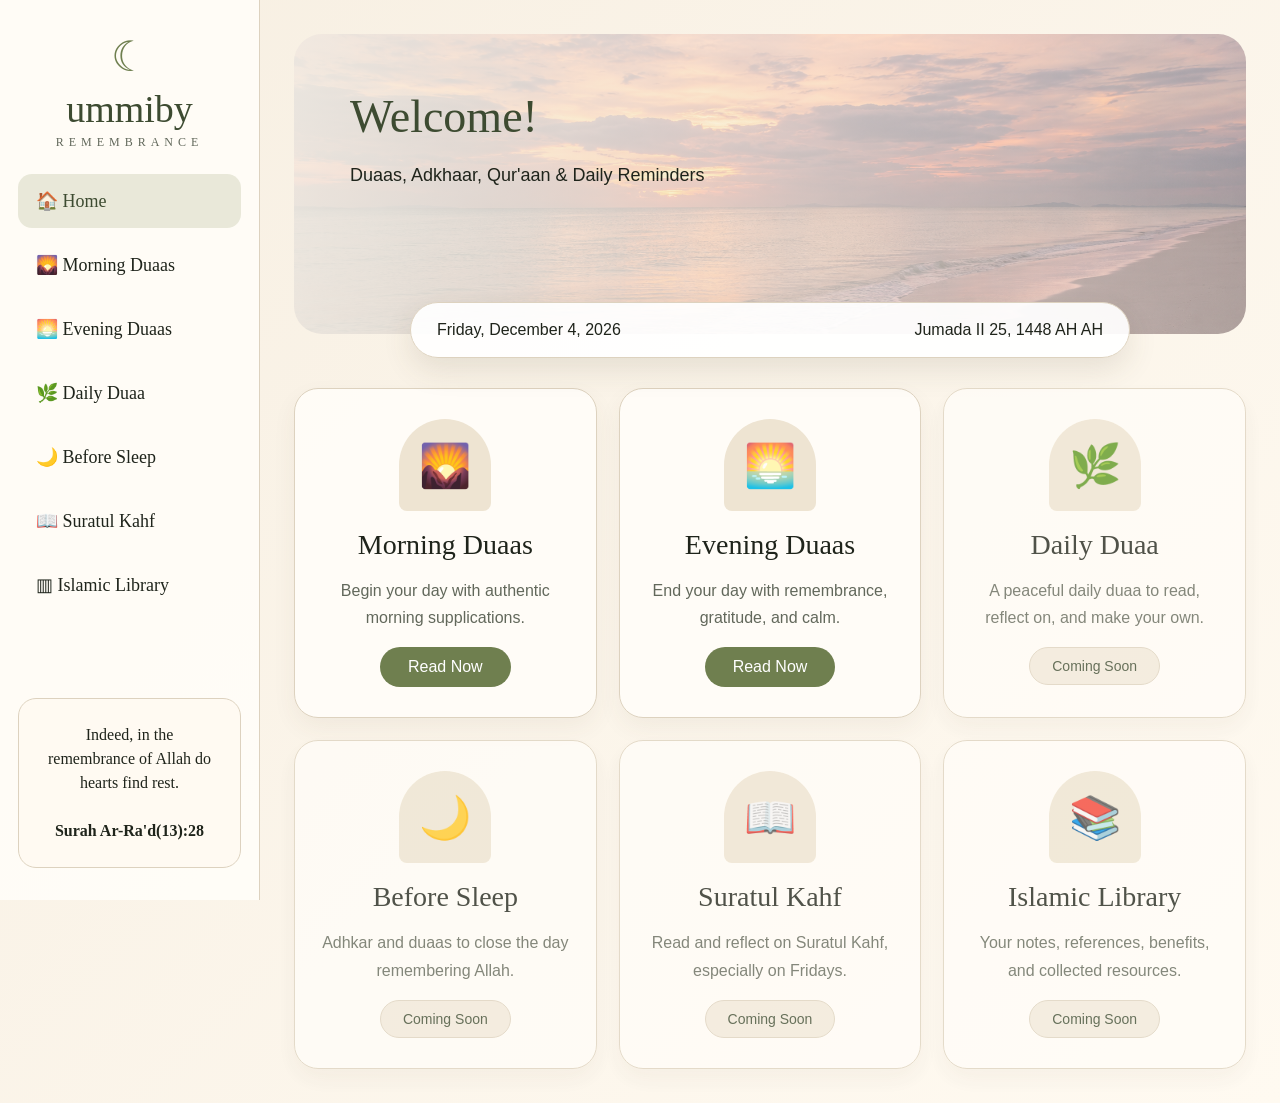
<file: index.html>
<!DOCTYPE html>
<html lang="en">
<head>
  <meta charset="UTF-8" />
  <meta name="viewport" content="width=device-width, initial-scale=1.0" />
  <title>Ummiby Sanctuary</title>
  <link rel="stylesheet" href="main.css" />
</head>

<body>
<div class="app">
  <div id="sidebar"></div>

  <main class="main">
    <section class="hero">
      <h2>Welcome!</h2>
      <p>Duaas, Adkhaar, Qur'aan & Daily Reminders</p>
    </section>

    <div class="date-pill">
      <span id="todayDate"></span>
      <span id="hijriDate"></span>
    </div>

    <section class="grid">

      <div class="card">
        <div class="icon">🌄</div>
        <h3>Morning Duaas</h3>
        <p>Begin your day with authentic morning supplications.</p>
      <a class="btn" href="morning/">Read Now</a>
      </div>

      <div class="card">
        <div class="icon">🌅</div>
        <h3>Evening Duaas</h3>
        <p>End your day with remembrance, gratitude, and calm.</p>
        <a class="btn" href="evening/">Read Now</a>
      </div>

      <div class="card coming-soon">
        <div class="icon">🌿</div>
        <h3>Daily Duaa</h3>
        <p>A peaceful daily duaa to read, reflect on, and make your own.</p>
        <span class="soon-pill">Coming Soon</span>
      </div>

      <div class="card coming-soon">
        <div class="icon">🌙</div>
        <h3>Before Sleep</h3>
        <p>Adhkar and duaas to close the day remembering Allah.</p>
        <span class="soon-pill">Coming Soon</span>
      </div>

      <div class="card coming-soon">
        <div class="icon">📖</div>
        <h3>Suratul Kahf</h3>
        <p>Read and reflect on Suratul Kahf, especially on Fridays.</p>
        <span class="soon-pill">Coming Soon</span>
      </div>

      <div class="card coming-soon">
        <div class="icon">📚</div>
        <h3>Islamic Library</h3>
        <p>Your notes, references, benefits, and collected resources.</p>
        <span class="soon-pill">Coming Soon</span>
      </div>

    </section>
  </main>
</div>
<script src="sidebar.js"></script>
<script>
const dateOptions = {
  weekday: "long",
  year: "numeric",
  month: "long",
  day: "numeric"
};

document.getElementById("todayDate").textContent =
  new Date().toLocaleDateString("en-US", dateOptions);

try {
  document.getElementById("hijriDate").textContent =
    new Intl.DateTimeFormat("en-TN-u-ca-islamic", {
      day: "numeric",
      month: "long",
      year: "numeric"
    }).format(new Date()) + " AH";
} catch {
  document.getElementById("hijriDate").textContent = "Hijri date unavailable";
}
</script>
</body>
</html>
</file>
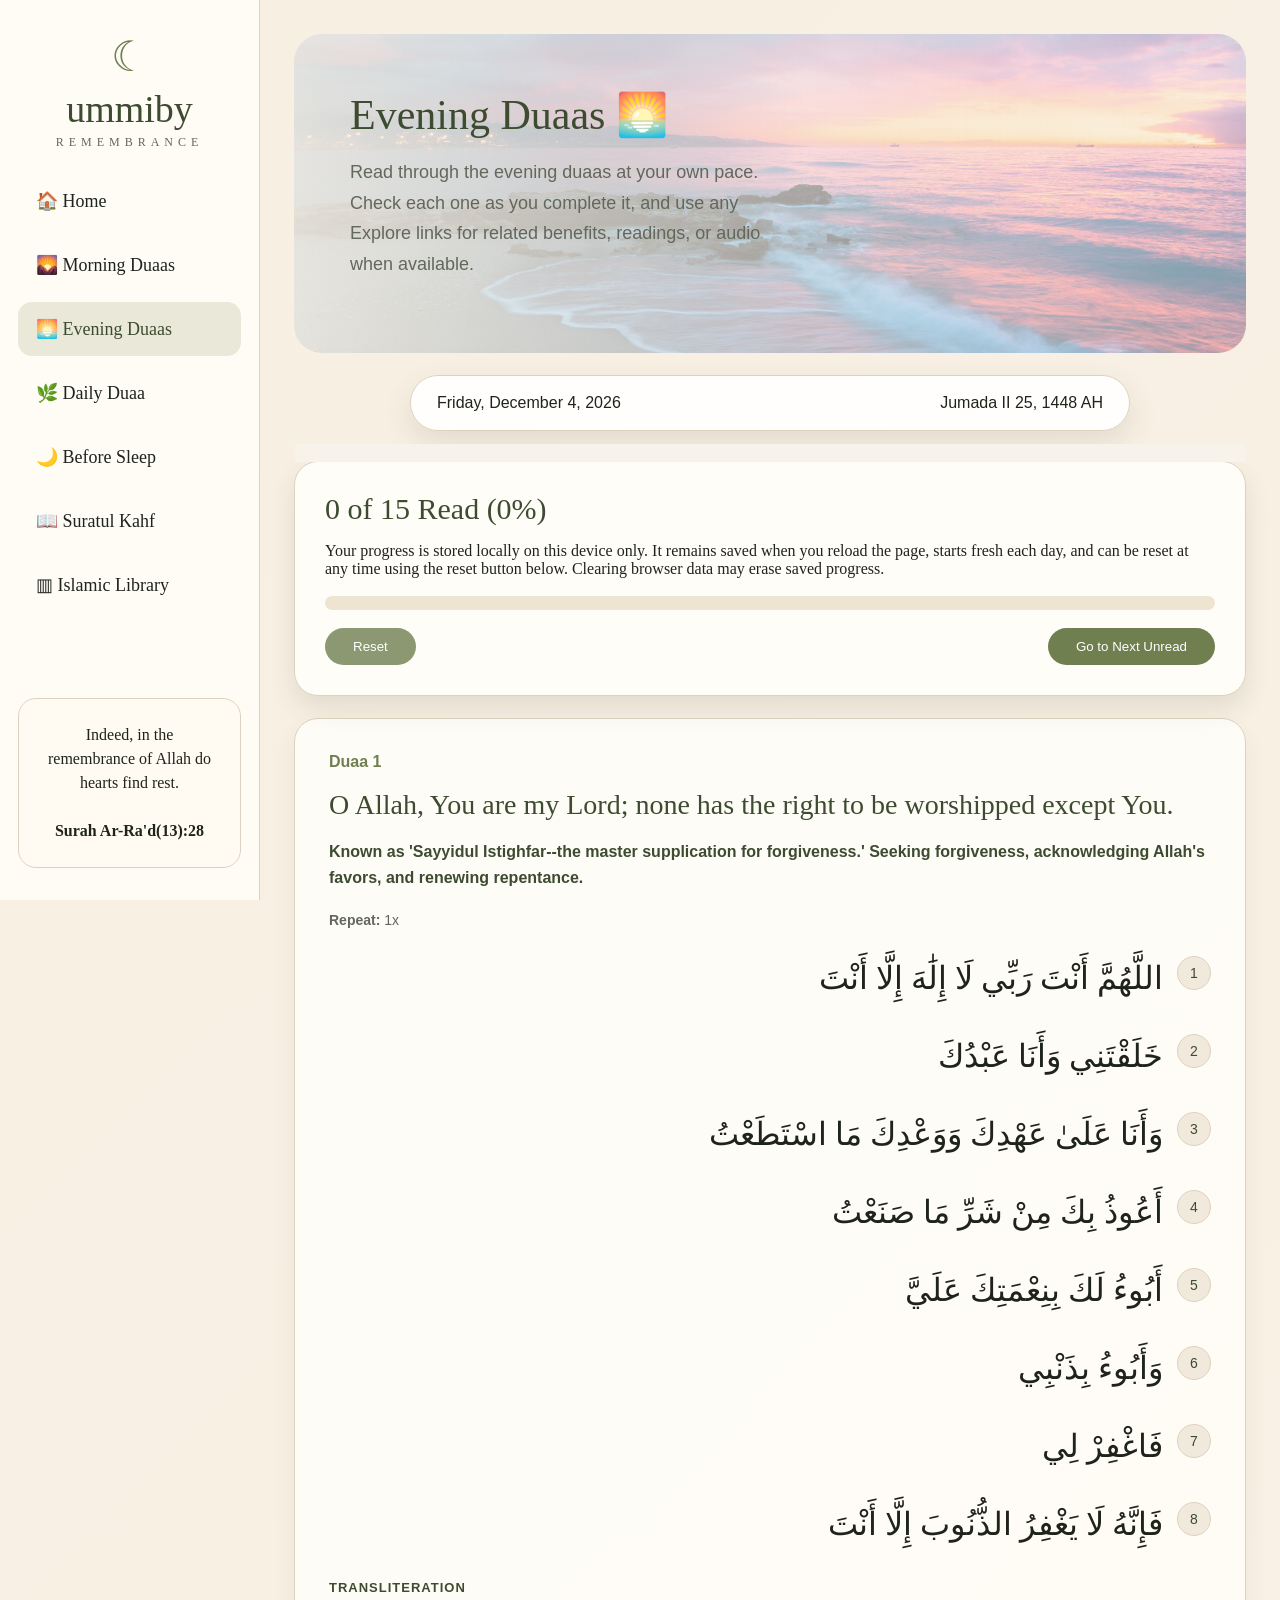
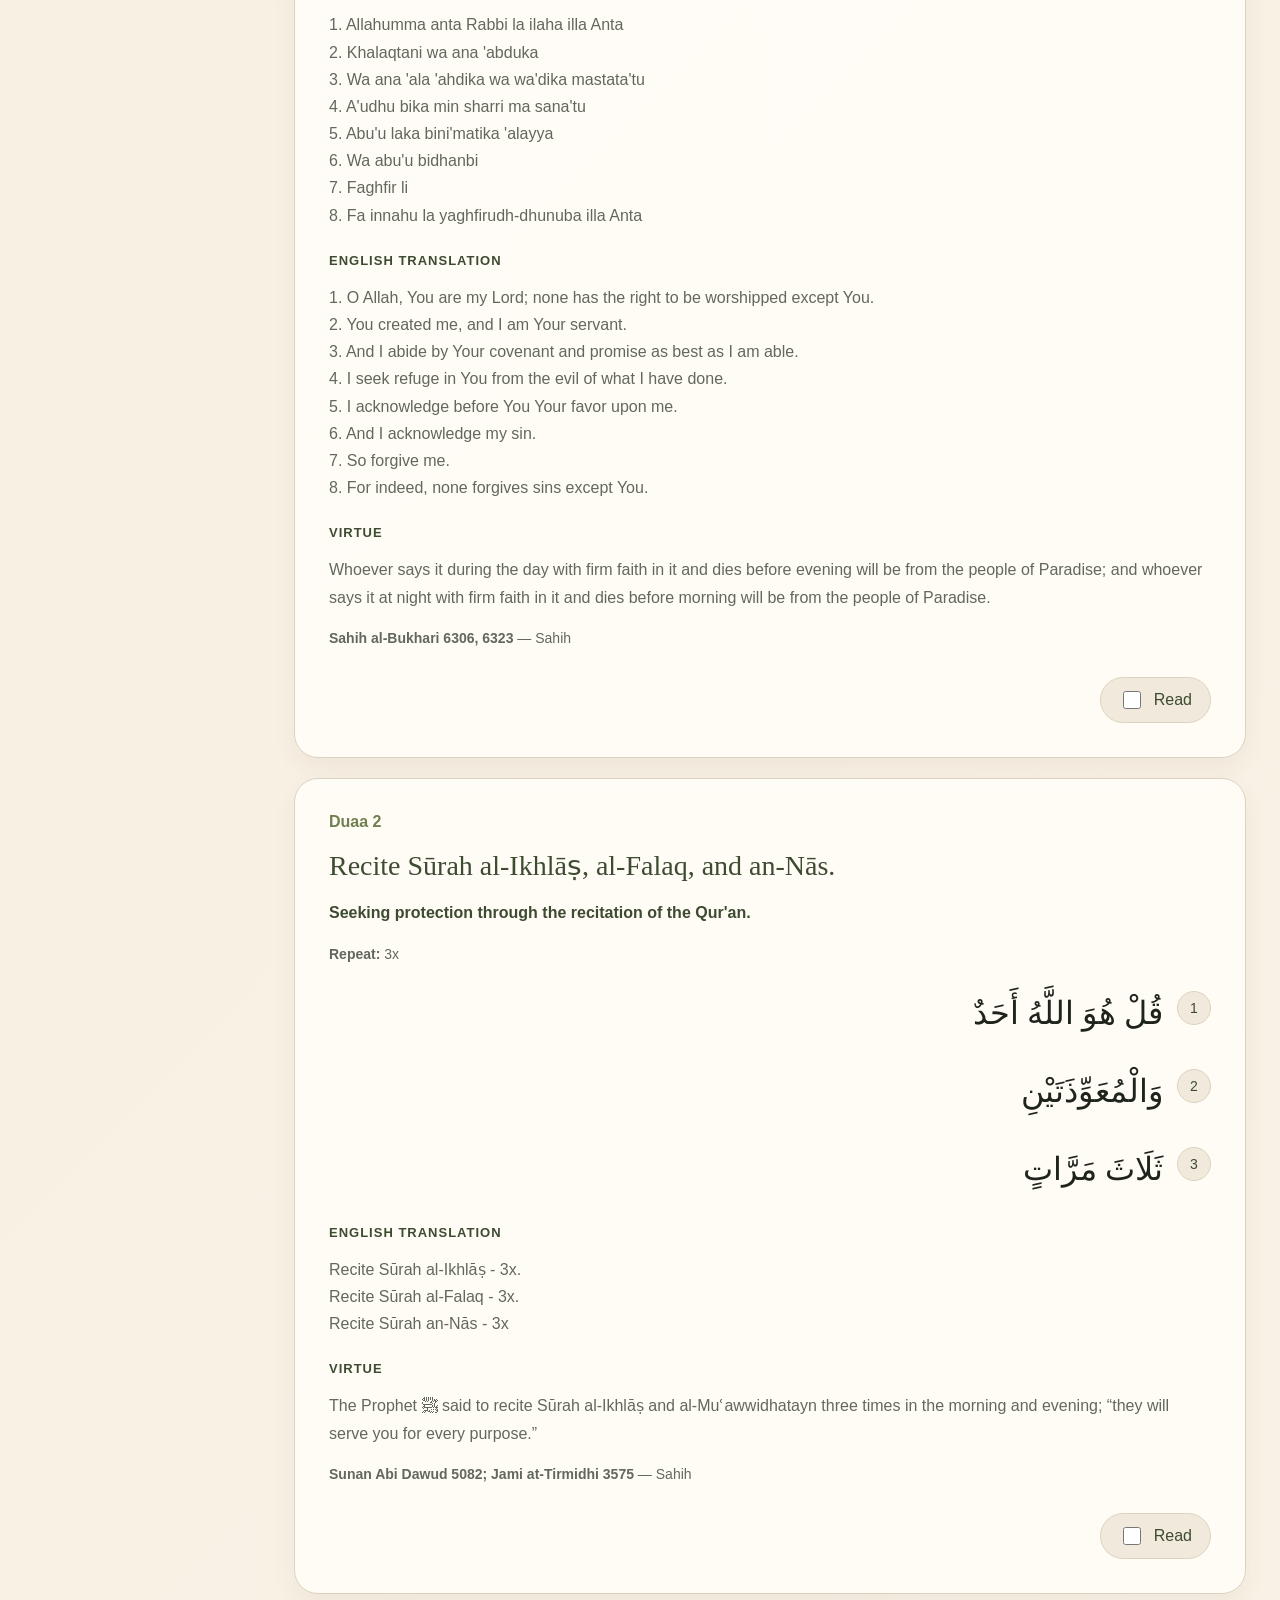
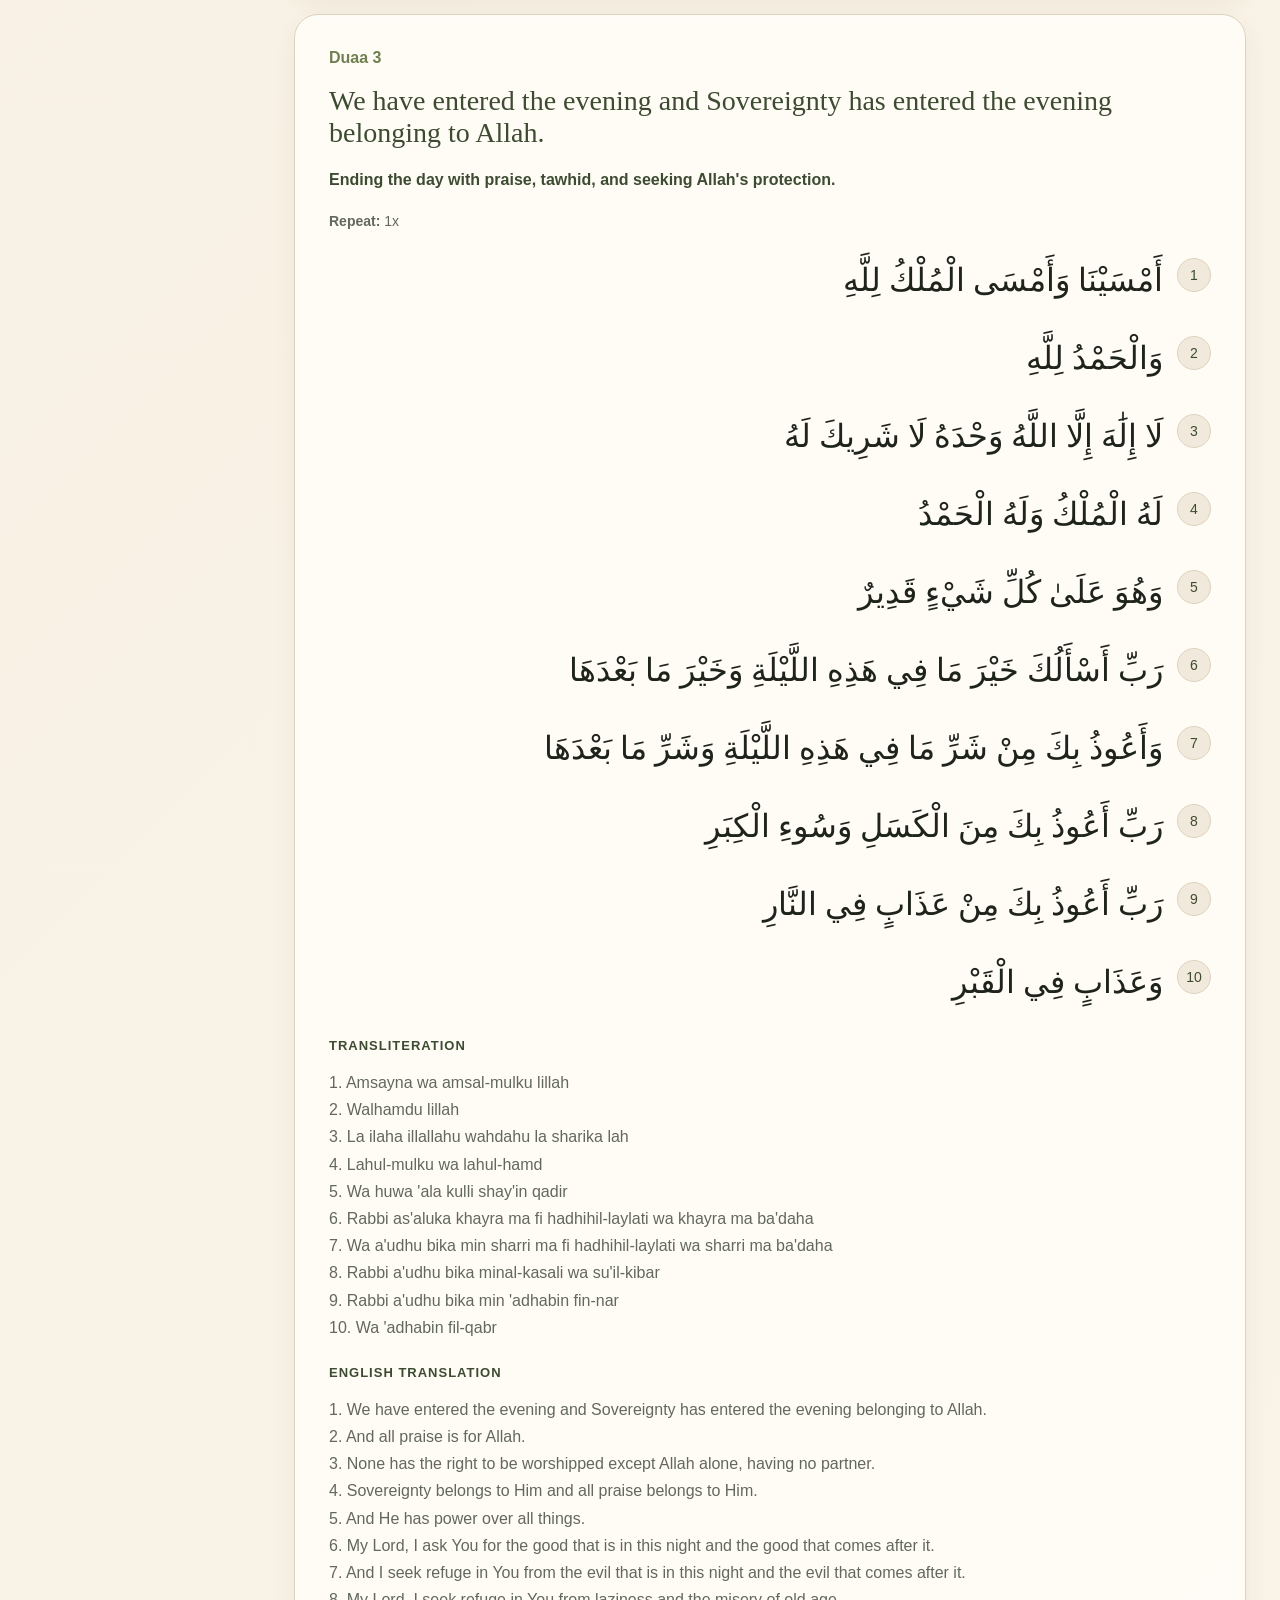
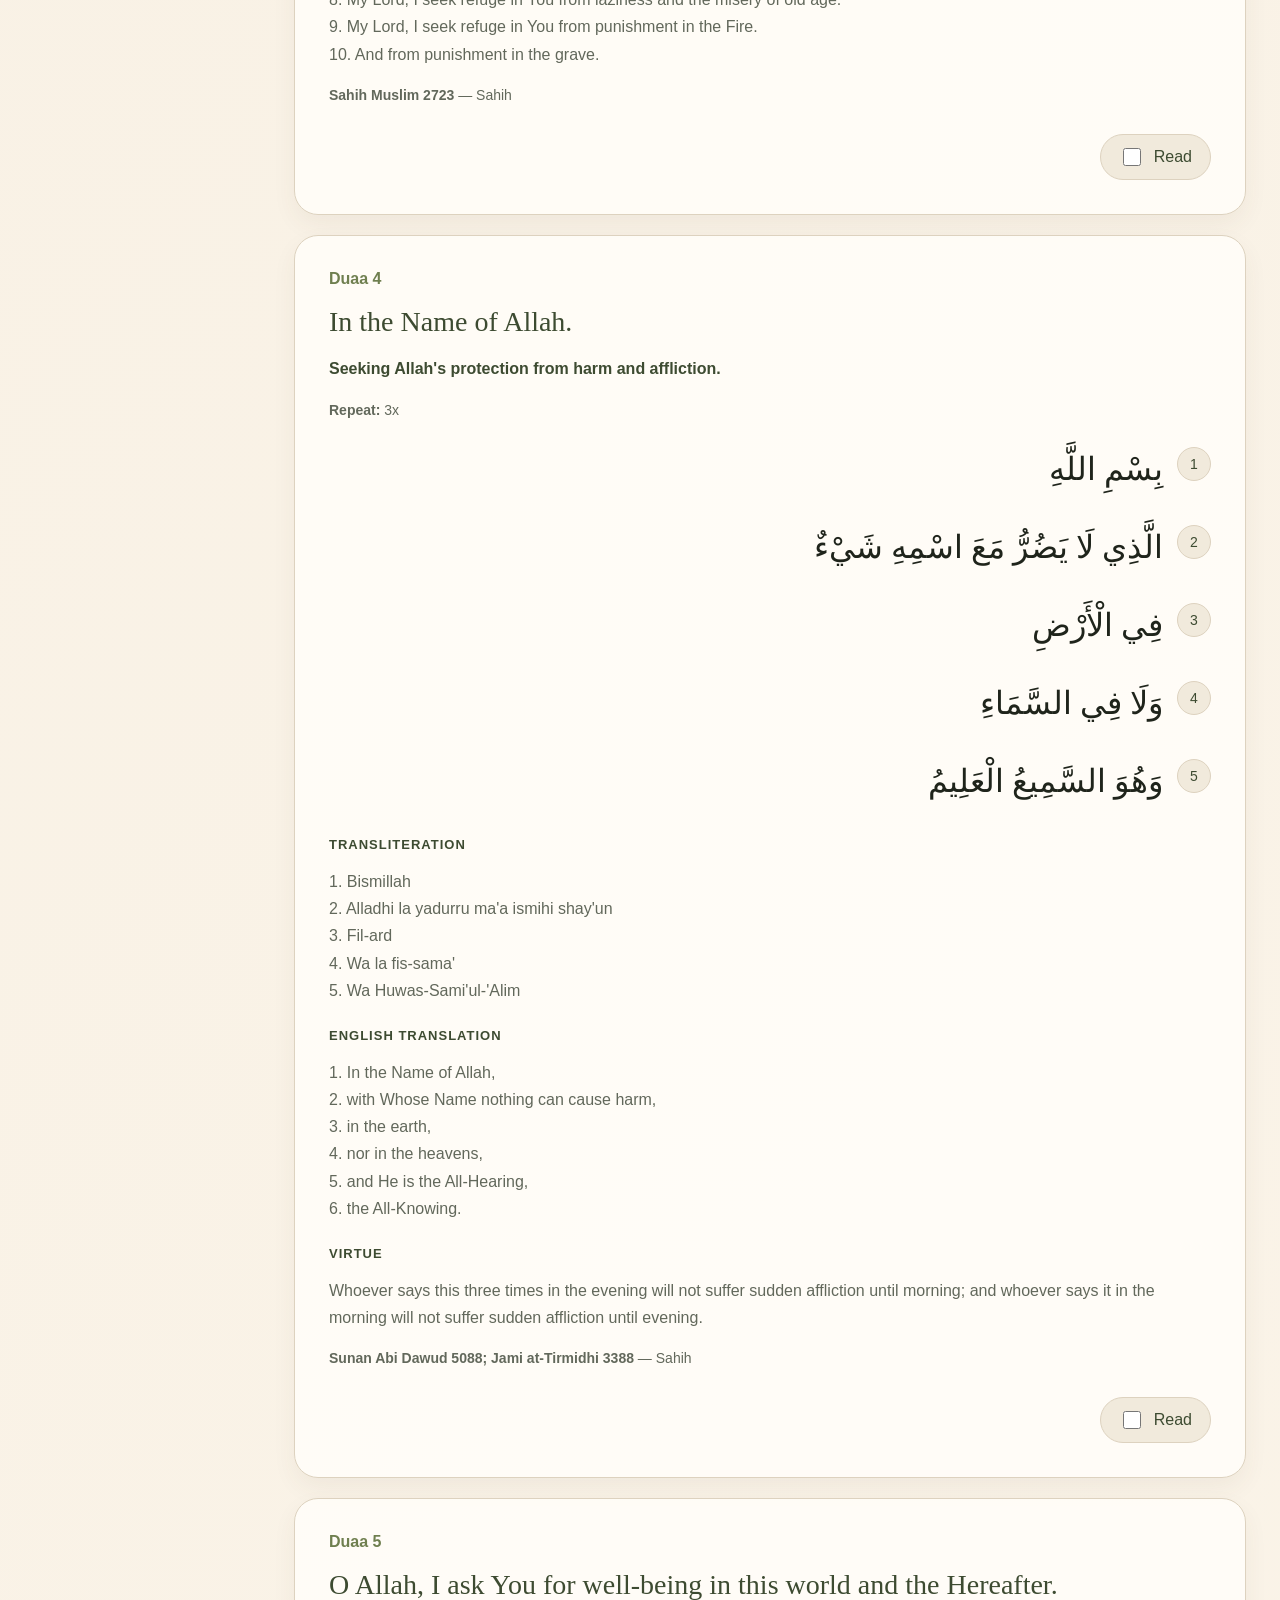
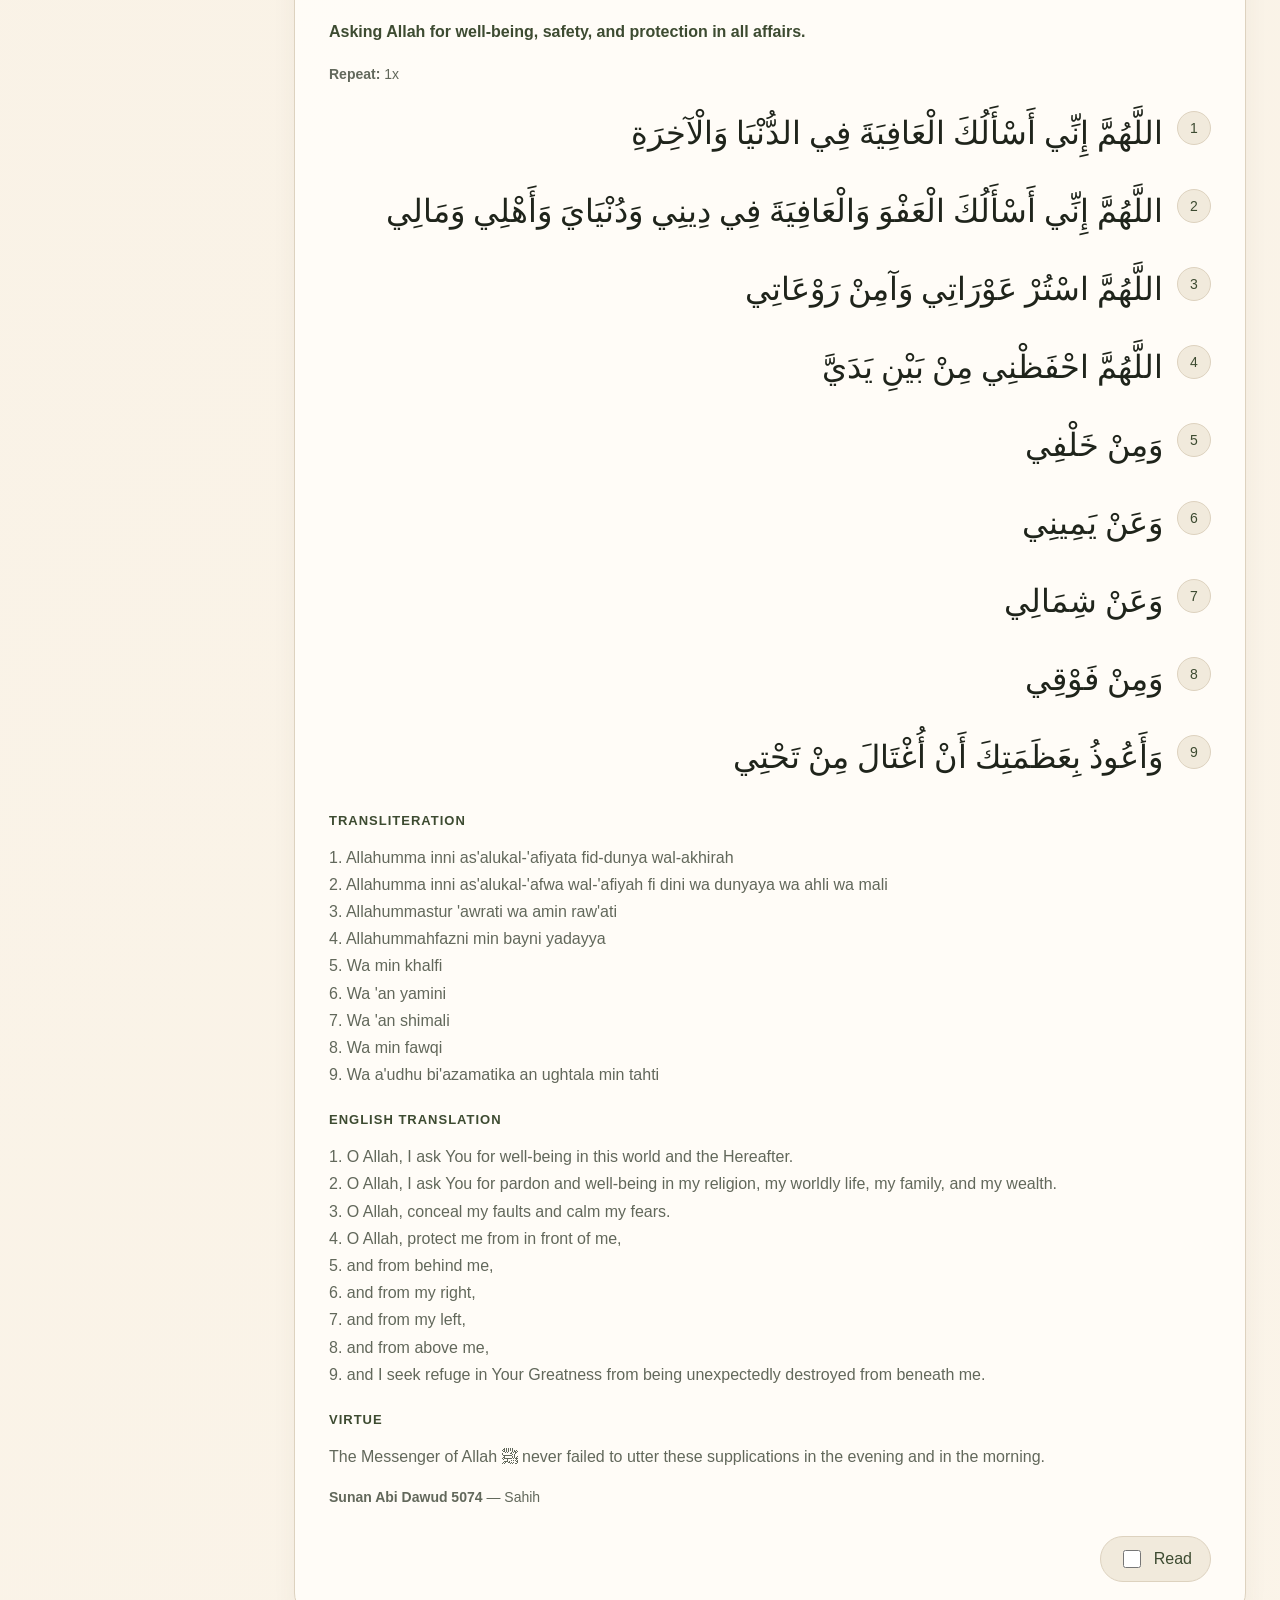
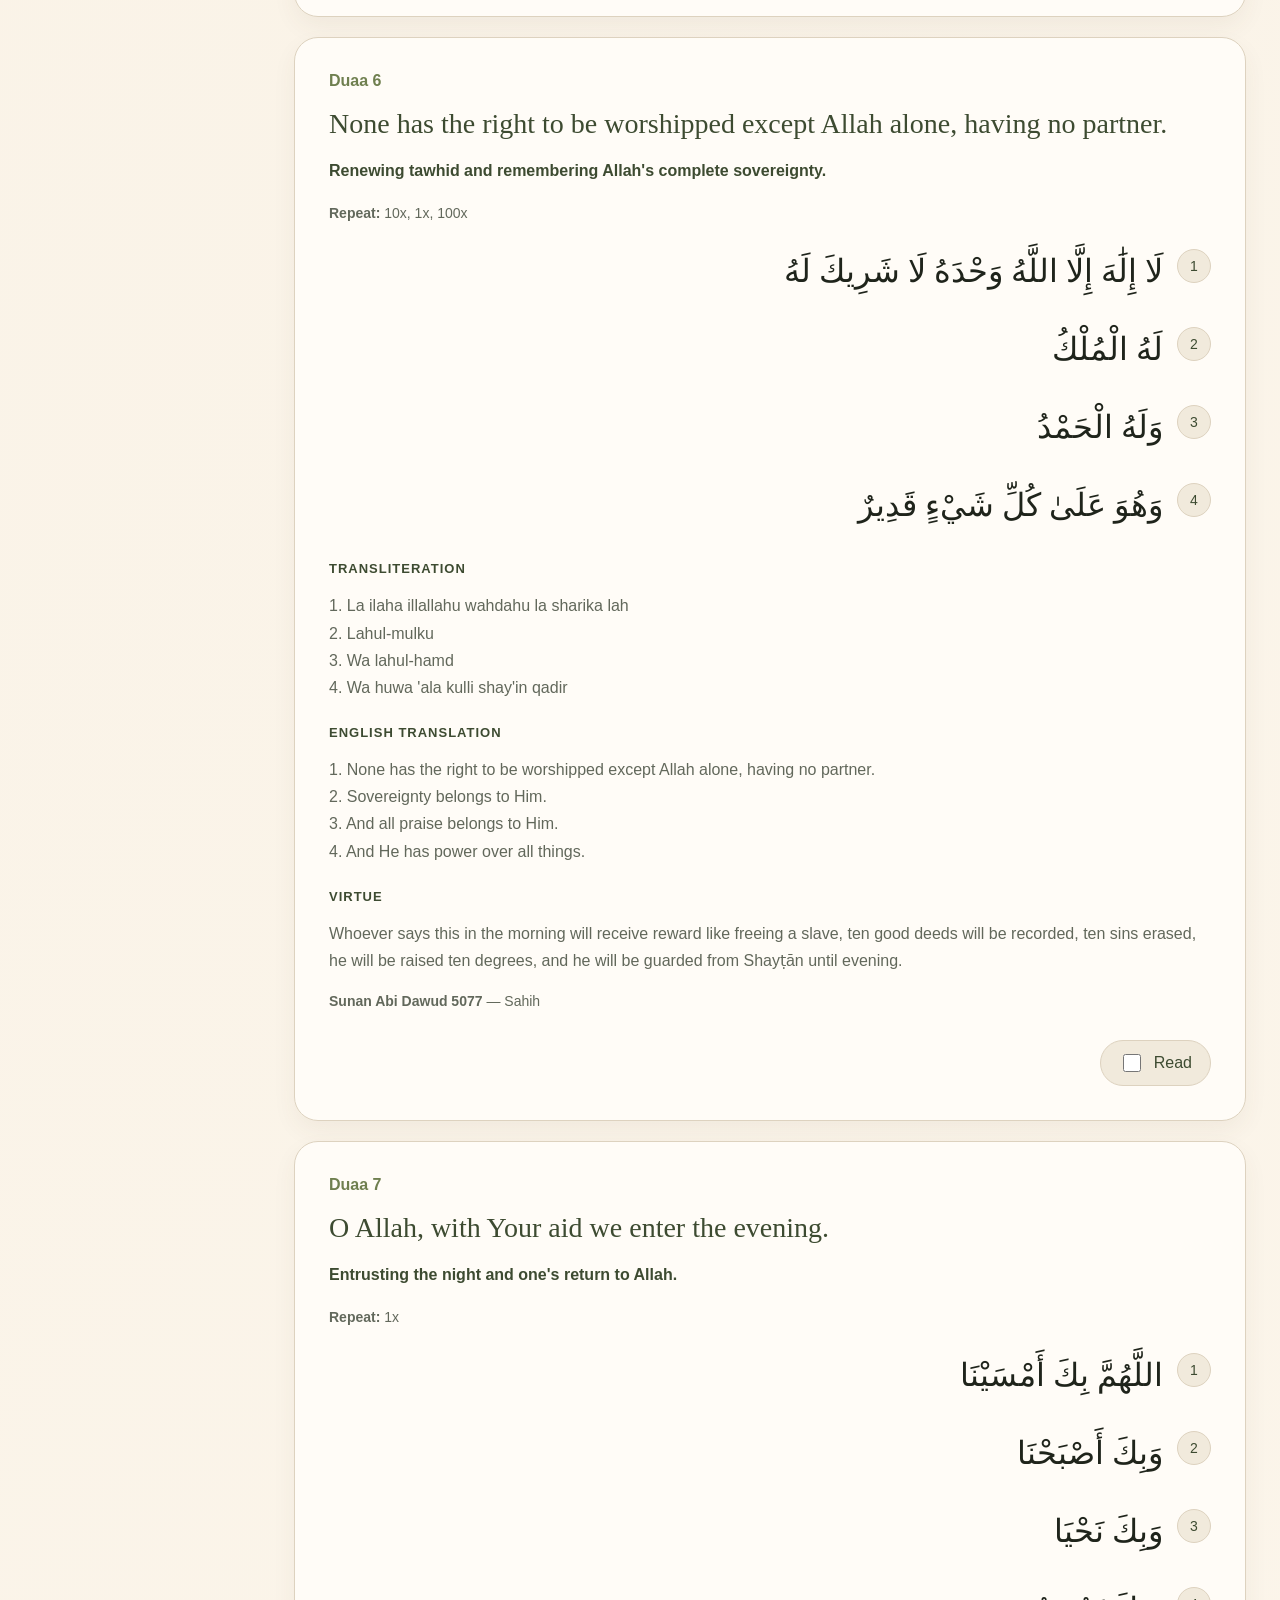
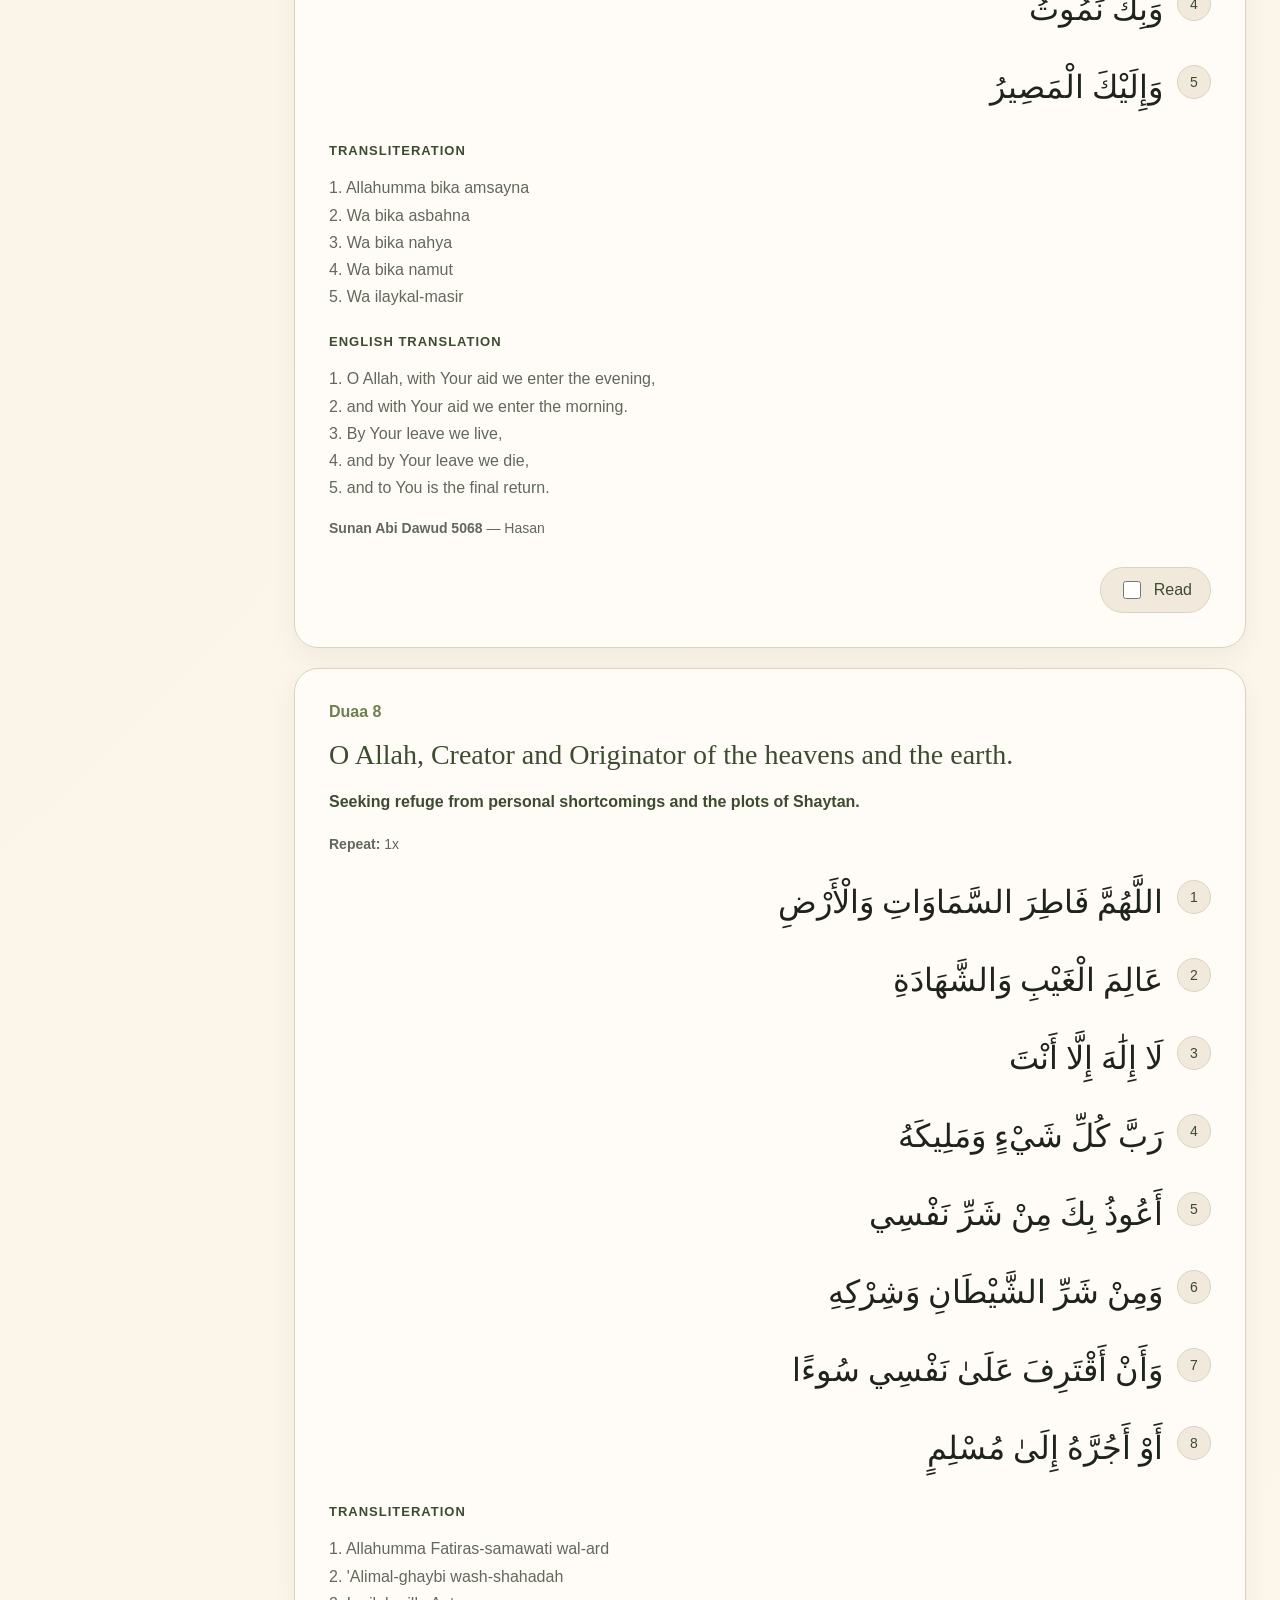
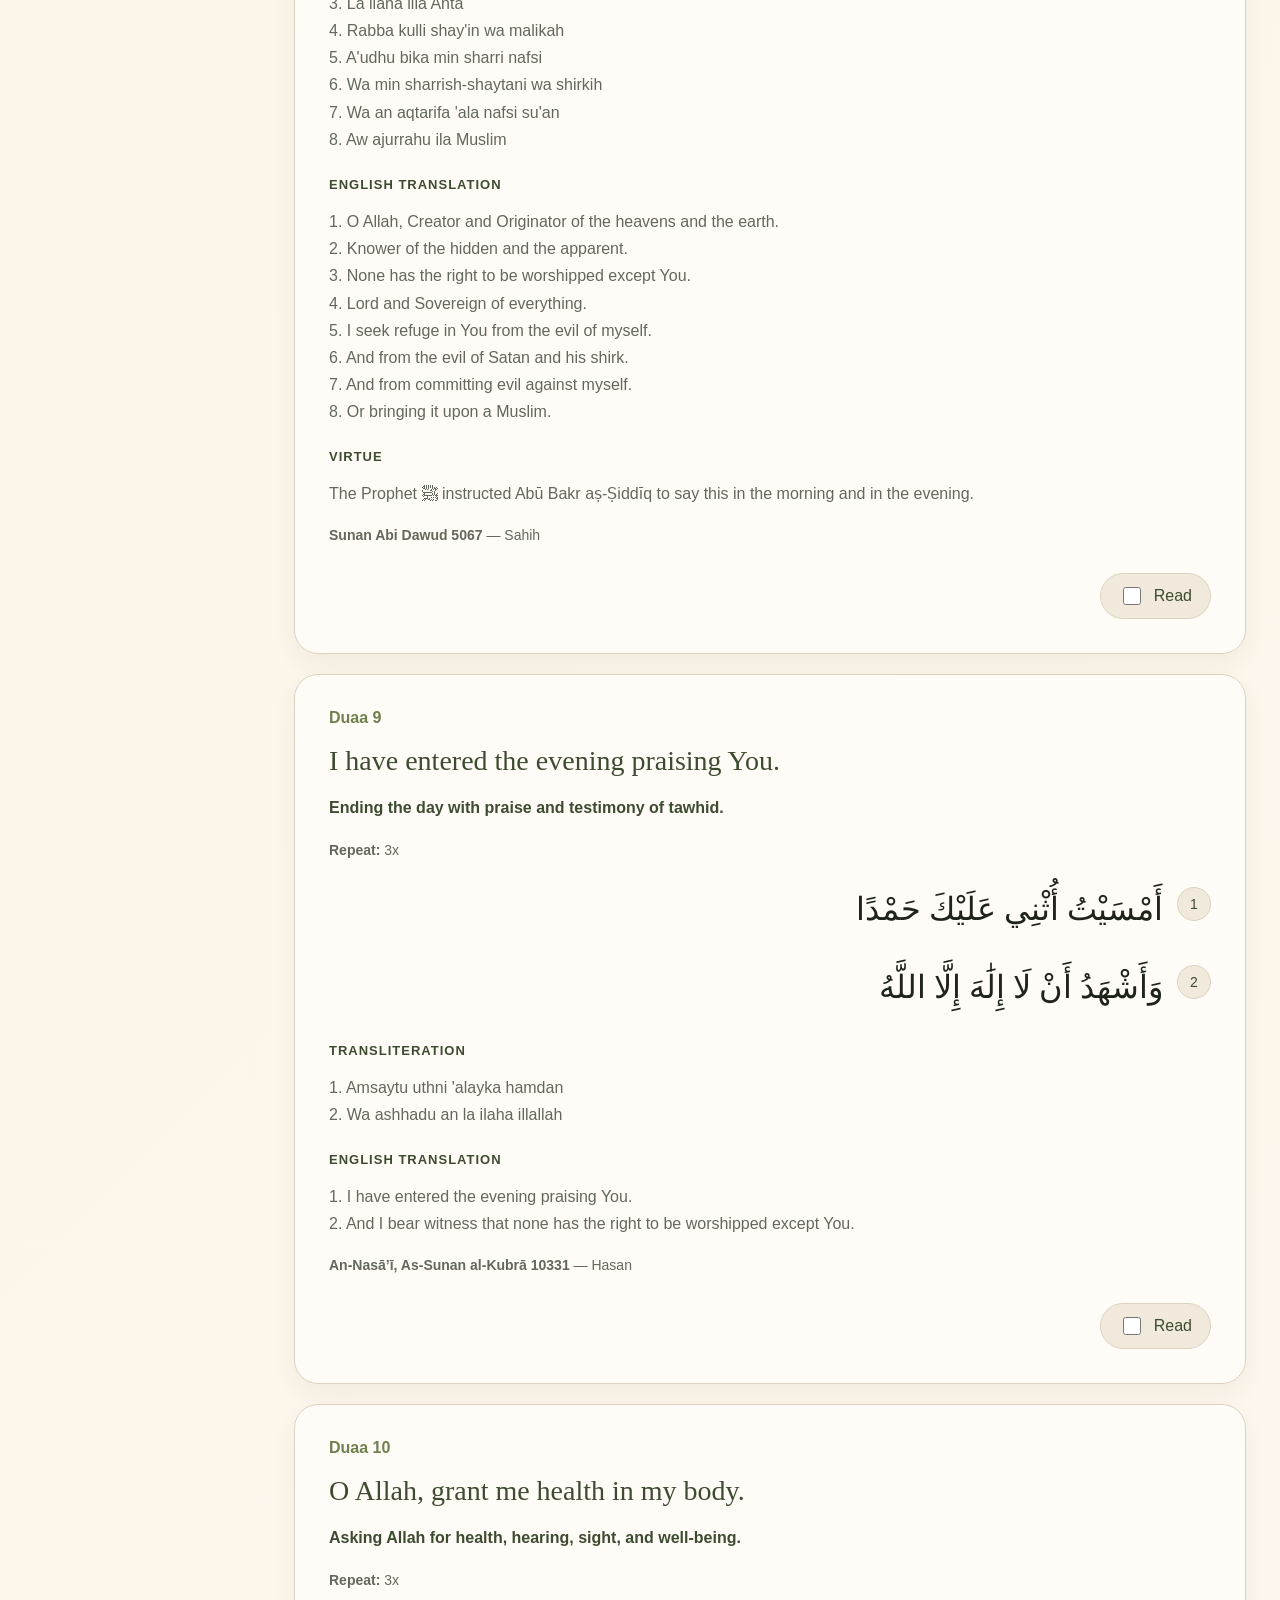
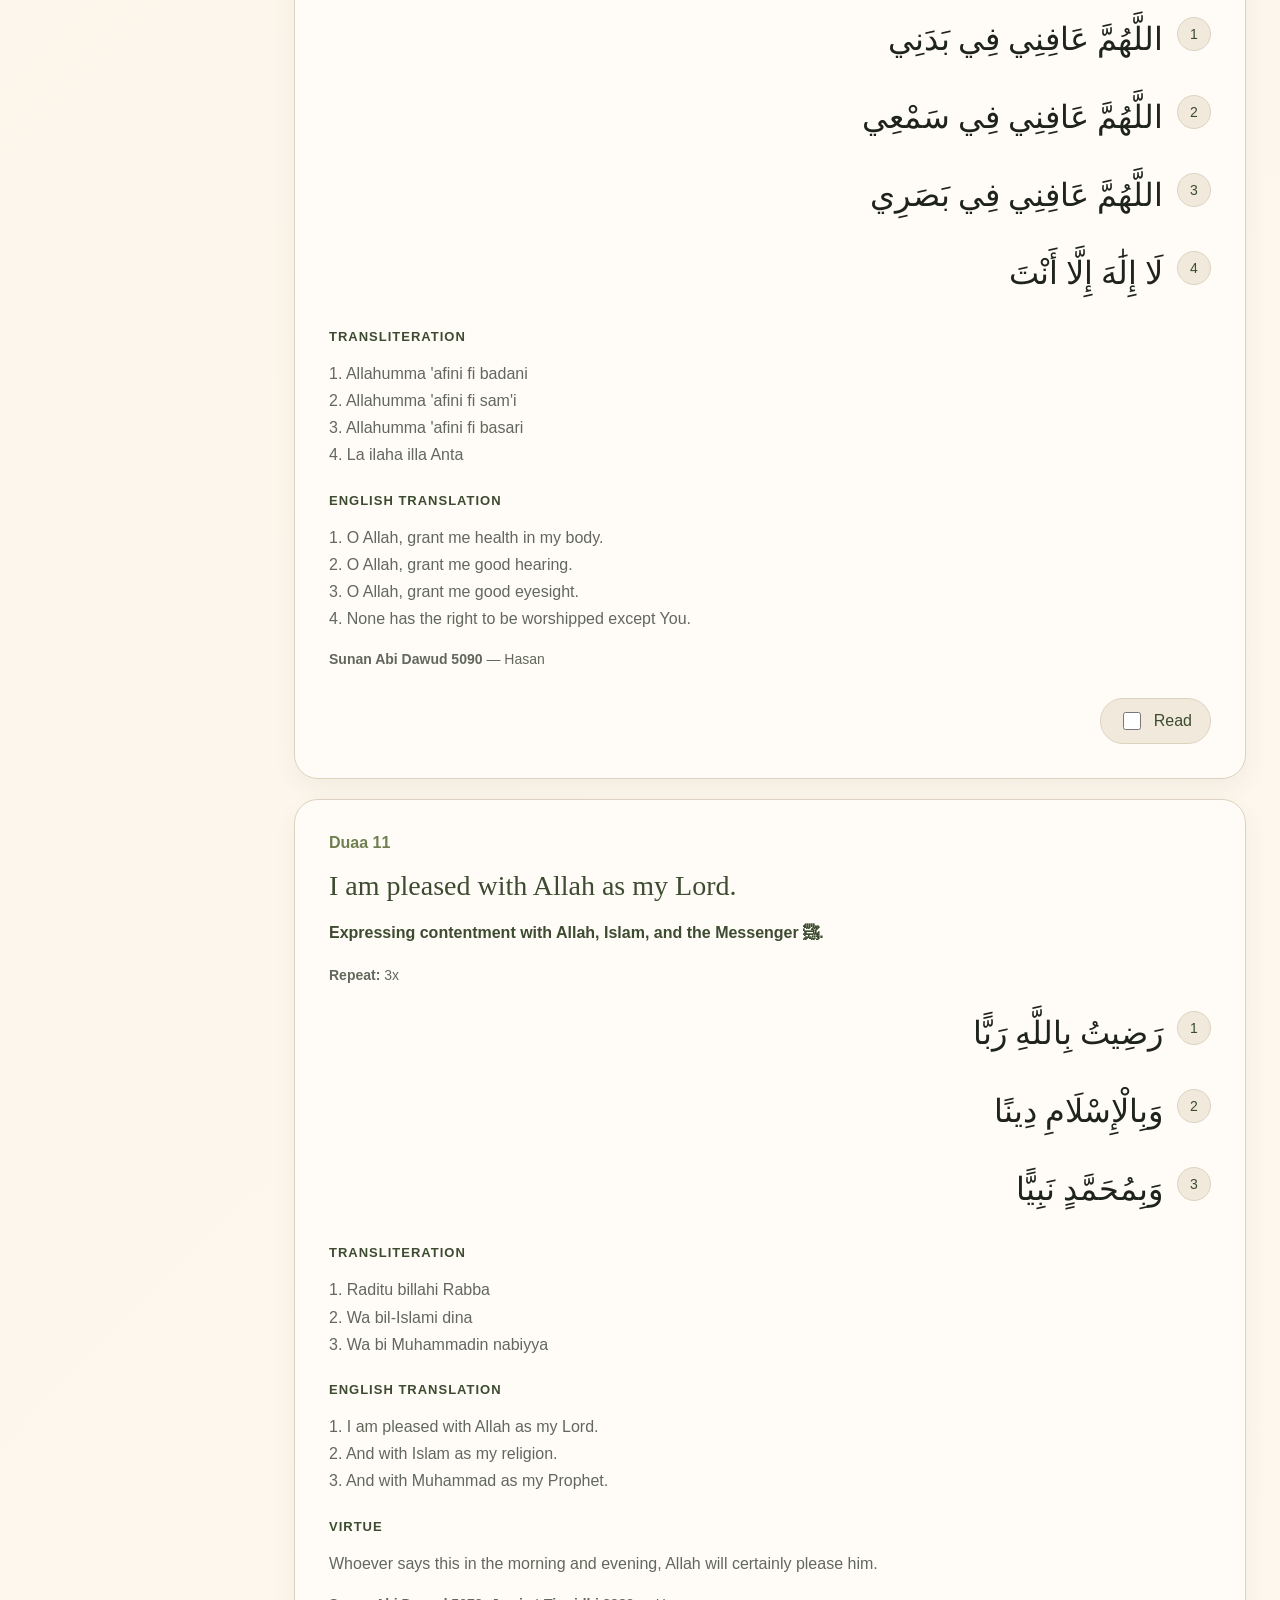
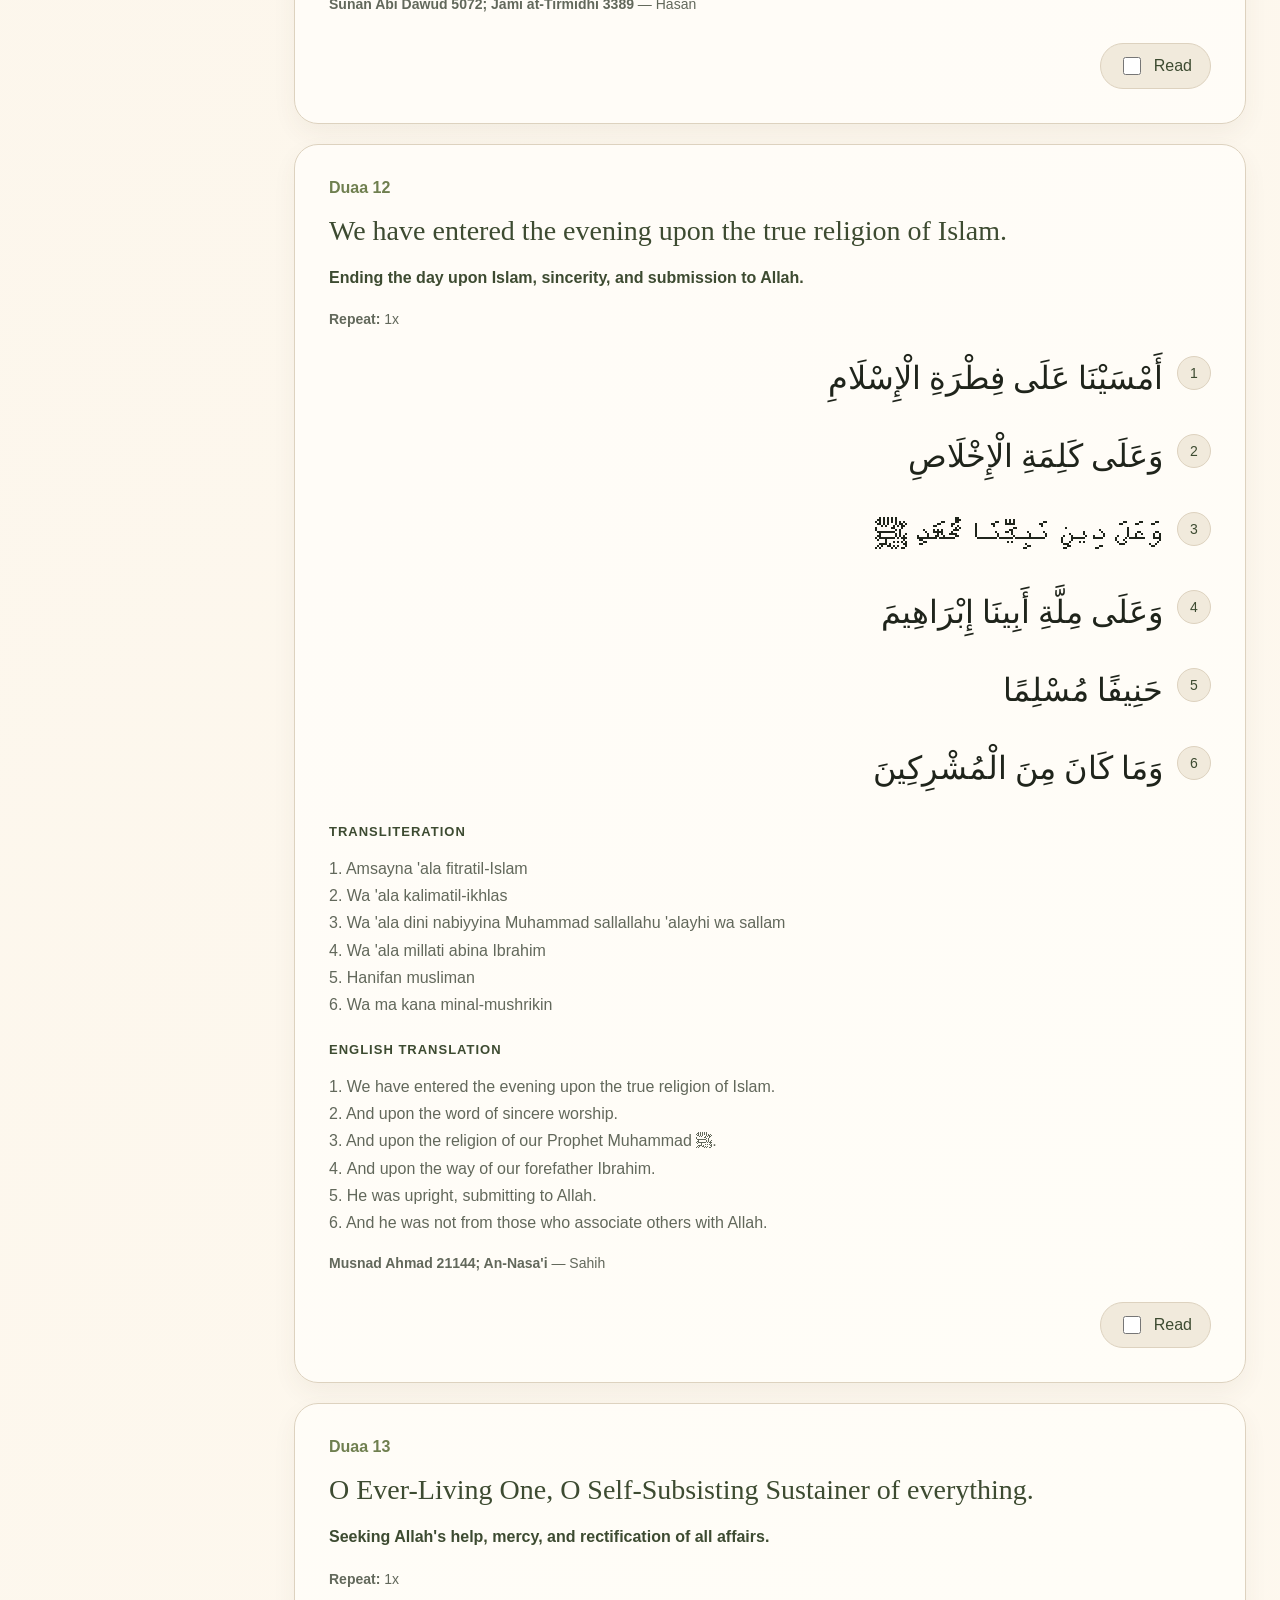
<file: evening/index.html>
<!DOCTYPE html>
<html lang="en">
<head>
  <meta charset="UTF-8" />
  <meta name="viewport" content="width=device-width, initial-scale=1.0" />

  <title>Evening Duaas | Ummiby Sanctuary</title>

  <link rel="stylesheet" href="../main.css" />
  <link rel="stylesheet" href="evening.css" />
</head>

<body>
<div class="app">
  <div id="sidebar"></div>

  <main class="main">
    <section class="hero page-hero">
      <h2>Evening Duaas 🌅</h2>
      <p>
        Read through the evening duaas at your own pace. Check each one as you complete it, and use any Explore links for related benefits, readings, or audio when available.
      </p>
    </section>

    <div class="date-pill evening-date">
      <span id="todayDate"></span>
      <span id="hijriDate"></span>
    </div>

    <div id="eveningDuaaContainer"></div>
  </main>
</div>

<script src="../sidebar.js"></script>
<script src="evening-data.js"></script>
<script src="evening-app.js"></script>
</body>
</html>
</file>
<file: main.css>
:root {
  --cream: #f8f3ea;
  --soft: #fffdf8;
  --sage: #6f7f4f;
  --sage-dark: #3d4b31;
  --line: #ddd2bf;
  --text: #1f241b;
  --muted: #62685b;
}

* { box-sizing: border-box; }

body {
  margin: 0;
  font-family: Georgia, "Times New Roman", serif;
  color: var(--text);
  background: linear-gradient(135deg, #f7efe2, #fffaf1);
}

.app {
  display: grid;
  grid-template-columns: 260px 1fr;
  min-height: 100vh;
}

.sidebar {
  position: sticky;
  top: 0;
  height: 100vh;
  background: rgba(255, 253, 248, 0.92);
  border-right: 1px solid var(--line);
  padding: 32px 18px;
  display: flex;
  flex-direction: column;
  gap: 24px;
}

.logo { text-align: center; }

.logo .mark {
  font-size: 42px;
  color: var(--sage);
}

.logo h1 {
  margin: 6px 0 0;
  font-size: 38px;
  font-weight: 400;
  color: var(--sage-dark);
}

.logo p {
  margin: 4px 0 0;
  font-size: 12px;
  letter-spacing: 5px;
  text-transform: uppercase;
  color: var(--muted);
}

.nav {
  display: flex;
  flex-direction: column;
  gap: 10px;
}

.nav a {
  text-decoration: none;
  color: var(--text);
  font-size: 18px;
  padding: 16px 18px;
  border-radius: 14px;
}

.nav a.active,
.nav a:hover {
  background: #e9e8d9;
  color: var(--sage-dark);
}

.sidebar-note {
  margin-top: auto;
  border: 1px solid var(--line);
  border-radius: 18px;
  padding: 24px;
  text-align: center;
  background: #fffaf2;
  line-height: 1.5;
  font-size: 16px;
}

.main { padding: 34px; }

.hero {
  min-height: 300px;
  border-radius: 28px;
  padding: 56px;
  background:
    linear-gradient(to right, rgba(248,243,234,0.9), rgba(248,243,234,0.45)),
    url("assets/backgrounds/sunset-beach.png");
  background-size: cover;
  background-position: center;
}

.hero h2 {
  font-size: 46px;
  font-weight: 400;
  margin: 0 0 14px;
  color: var(--sage-dark);
}

.hero p {
  max-width: 420px;
  font-family: Arial, sans-serif;
  font-size: 18px;
  line-height: 1.6;
}

.date-pill {
  margin: -32px auto 30px;
  max-width: 720px;
  background: rgba(255,255,255,0.92);
  border: 1px solid var(--line);
  border-radius: 999px;
  padding: 18px 26px;
  display: flex;
  justify-content: space-between;
  gap: 20px;
  font-family: Arial, sans-serif;
  box-shadow: 0 12px 30px rgba(80,70,50,0.12);
  position: relative;
}

.grid {
  display: grid;
  grid-template-columns: repeat(3, minmax(180px, 1fr));
  gap: 22px;
}

.card {
  background: rgba(255,253,248,0.94);
  border: 1px solid var(--line);
  border-radius: 24px;
  padding: 30px 24px;
  text-align: center;
  min-height: 260px;
  box-shadow: 0 10px 24px rgba(80,70,50,0.06);
}

.icon {
  width: 92px;
  height: 92px;
  border-radius: 50% 50% 8px 8px;
  margin: 0 auto 18px;
  display: grid;
  place-items: center;
  font-size: 42px;
  background: #eee4d2;
}

.card h3 {
  font-size: 28px;
  font-weight: 400;
  margin: 0 0 12px;
}

.card p {
  font-family: Arial, sans-serif;
  color: var(--muted);
  line-height: 1.7;
}

.btn,
.reader-btn {
  display: inline-block;
  text-decoration: none;
  border: none;
  background: var(--sage);
  color: white;
  font-family: Arial, sans-serif;
  padding: 11px 28px;
  border-radius: 999px;
  cursor: pointer;
}

.btn:hover,
.reader-btn:hover {
  background: var(--sage-dark);
}

@media (max-width: 900px) {
  .app { grid-template-columns: 1fr; }

  .sidebar {
    position: static;
    height: auto;
  }

  .grid { grid-template-columns: 1fr; }

  .hero { padding: 34px; }

  .hero h2 { font-size: 34px; }

  .date-pill {
    flex-direction: column;
    align-items: center;
    border-radius: 24px;
  }
}

.coming-soon {
  opacity: 0.78;
}

.soon-pill {
  display: inline-block;
  background: #f1eadc;
  color: var(--sage-dark);
  border: 1px solid var(--line);
  font-family: Arial, sans-serif;
  padding: 10px 22px;
  border-radius: 999px;
  font-size: 14px;
}
</file>
<file: evening/evening.css>
.duaa-card {
  background: rgba(255,253,248,0.94);
  border: 1px solid var(--line);
  border-radius: 24px;
  box-shadow: 0 10px 24px rgba(80,70,50,0.06);
}

.page-hero {
  background:
    linear-gradient(to right, rgba(248,243,234,0.9), rgba(248,243,234,0.45)),
    url("../assets/hero-images/evening-hero-sunset-beach.jpg");
  background-size: cover;
  background-position: center bottom;

  margin-bottom: 22px;
}

.page-hero h2 {
  margin: 0 0 10px;
  font-size: 42px;
  font-weight: 400;
  color: var(--sage-dark);
}

.page-hero p,
.translation,
.reference {
  font-family: Arial, sans-serif;
  color: var(--muted);
  line-height: 1.7;
}

.evening-date {
  margin-top: 0;
}

.progress-box {
  position: sticky;
  top: 16px;
  z-index: 9999;
  background: #fffdf8;
  border: 1px solid var(--line);
  border-radius: 24px;
  padding: 30px;
  margin-bottom: 22px;
  box-shadow: 0 12px 24px rgba(80,70,50,0.12);
}

.progress-box::before {
  content: "";
  position: absolute;
  left: 0;
  right: 0;
  top: -18px;
  height: 18px;
  background: #f8f3ea;
}

.progress-box h3 {
  margin: 0 0 8px;
  font-size: 30px;
  font-weight: 400;
  color: var(--sage-dark);
}

.progress-bar {
  height: 14px;
  background: #eee4d2;
  border-radius: 999px;
  overflow: hidden;
  margin: 18px 0;
}

.progress-fill {
  height: 100%;
  width: 0%;
  background: var(--sage);
}

.completion-message {
  margin: 18px 0 28px;
  padding: 0;
  background: transparent;
  border: none;
  color: var(--muted);
  font-family: Arial, sans-serif;
  line-height: 1.7;
  text-align: center;
}

.progress-actions.split {
  display: flex;
  justify-content: space-between;
  gap: 12px;
  margin-top: 18px;
}

.subtle-btn {
  opacity: 0.8;
}

.duaa-card {
  padding: 34px;
  margin-bottom: 20px;
}

.duaa-card.read {
  opacity: 0.72;
}

.duaa-label {
  font-family: Arial, sans-serif;
  color: var(--sage);
  font-weight: bold;
  margin-bottom: 18px;
}

.duaa-card.read .duaa-label::after {
  content: " ✓";
  color: var(--sage);
}

.duaa-title {
  margin: 0 0 18px;
  font-size: 28px;
  font-weight: 400;
  color: var(--sage-dark);
}

.duaa-summary {
  font-family: Arial, sans-serif;
  font-weight: bold;
  color: var(--sage-dark);
  line-height: 1.6;
  margin: 0 0 18px;
}

.arabic {
  direction: rtl;
  text-align: right;
  font-size: 32px;
  line-height: 2;
  margin-bottom: 22px;
}

.arabic-line {
  display: grid;
  grid-template-columns: 34px 1fr;
  gap: 14px;
  align-items: flex-start;
  direction: rtl;
  text-align: right;
  margin-bottom: 14px;
}

.arabic-line span:last-child {
  text-align: right;
  direction: rtl;
}

.ayah-number {
  width: 34px;
  height: 34px;
  border: 1px solid var(--line);
  border-radius: 50%;
  display: inline-grid;
  place-items: center;
  font-family: Arial, sans-serif;
  font-size: 14px;
  color: var(--sage-dark);
  background: #f1eadc;
  margin-top: 10px;
}

.section-heading {
  font-family: Arial, sans-serif;
  font-size: 13px;
  letter-spacing: 1px;
  text-transform: uppercase;
  color: var(--sage-dark);
  font-weight: bold;
  margin: 24px 0 8px;
}

.reference {
  margin-top: 12px;
  font-size: 14px;
}

.explore-links {
  display: grid;
  gap: 10px;
  margin-top: 10px;
}

.explore-link {
  font-family: Arial, sans-serif;
  color: var(--sage-dark);
  text-decoration: none;
  background: #f6f0e4;
  border: 1px solid var(--line);
  border-radius: 14px;
  padding: 12px 14px;
  line-height: 1.5;
}

.explore-link:hover {
  background: #eee4d2;
}

.read-row {
  display: flex;
  justify-content: flex-end;
  margin-top: 26px;
}

.read-check {
  display: inline-flex;
  align-items: center;
  gap: 10px;
  font-family: Arial, sans-serif;
  background: #f1eadc;
  border: 1px solid var(--line);
  border-radius: 999px;
  padding: 10px 18px;
  margin-bottom: 0;
  cursor: pointer;
  color: var(--sage-dark);
}

.read-check input {
  width: 18px;
  height: 18px;
  accent-color: var(--sage);
}

@media (max-width: 900px) {
  .arabic {
    font-size: 26px;
  }

  .page-hero h2 {
    font-size: 34px;
  }
}
</file>
